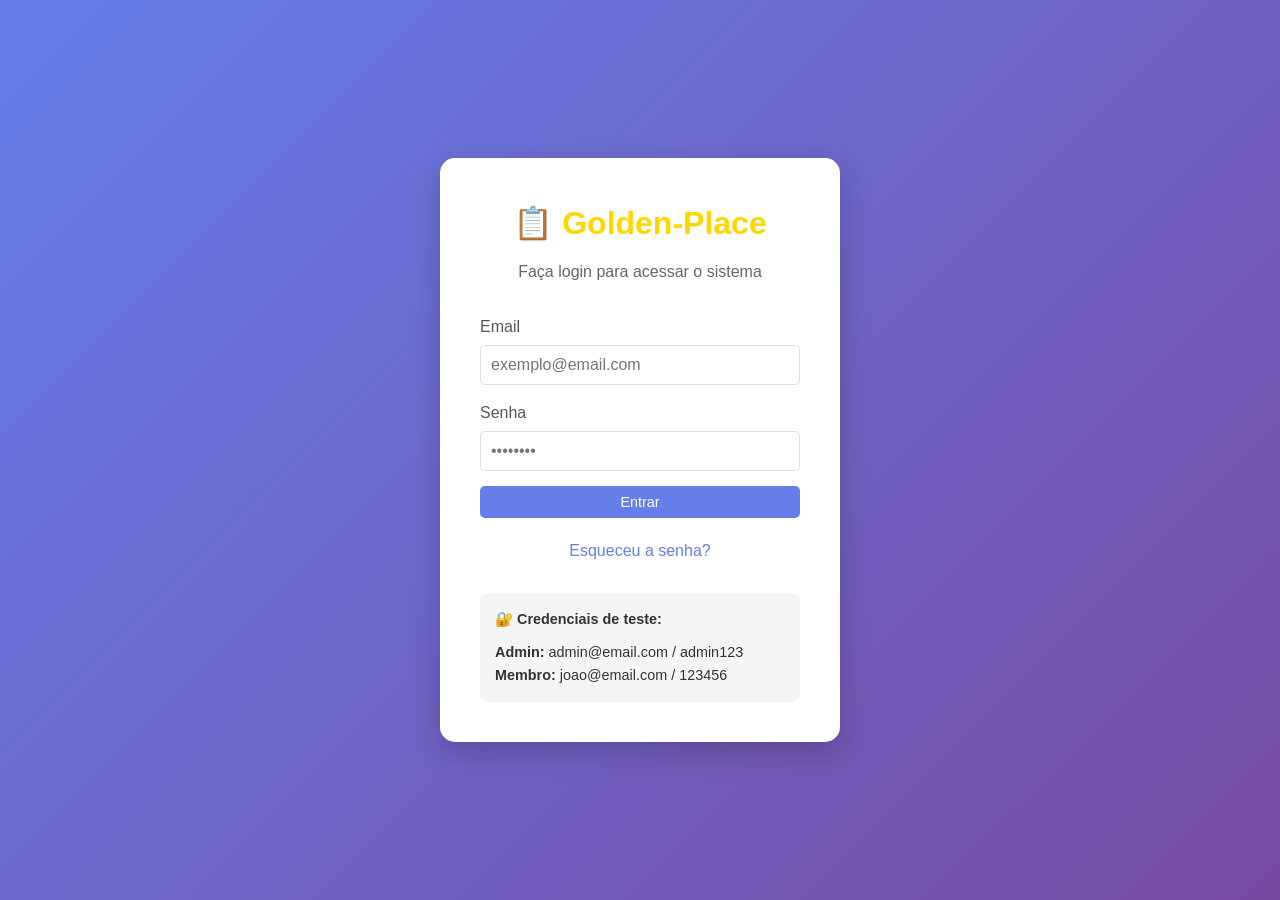
<file: index.html>
<!DOCTYPE html>
<html lang="pt">

<head>
    <meta charset="UTF-8">
    <meta name="viewport" content="width=device-width, initial-scale=1.0">
    <title>Gestão de Tarefas - Login</title>
    <link rel="stylesheet" href="estilo.css">
    <link rel="bootstrap" href="bootstrap/js/bootstrap.bundle.js">
    <style>
        .login-container {
            min-height: 100vh;
            display: flex;
            align-items: center;
            justify-content: center;
            background: linear-gradient(135deg, #667eea 0%, #764ba2 100%);
        }
        
        .login-card {
            background: white;
            border-radius: 15px;
            padding: 40px;
            width: 100%;
            max-width: 400px;
            box-shadow: 0 10px 30px rgba(0, 0, 0, 0.2);
        }
        
        .login-header {
            text-align: center;
            margin-bottom: 30px;
        }
        
        .login-header h1 {
            color: gold;
            font-size: 2rem;
        }
        
        .login-header p {
            color: #666;
            margin-top: 10px;
        }
    </style>
</head>

<body>
    <div class="login-container">
        <div class="login-card">
            <div class="login-header">
                <h1>📋 Golden-Place</h1>
                <p>Faça login para acessar o sistema</p>
            </div>

            <form id="loginForm">
                <div class="form-group">
                    <label for="email">Email</label>
                    <input type="email" class="form-control" id="email" placeholder="exemplo@email.com" required>
                </div>

                <div class="form-group">
                    <label for="password">Senha</label>
                    <input type="password" class="form-control" id="password" placeholder="••••••••" required>
                </div>

                <div class="form-group">
                    <button type="submit" class="btn btn-primary" style="width: 100%;">Entrar</button>
                </div>

                <div style="text-align: center; margin-top: 20px;">
                    <a href="#" style="color: #667eea; text-decoration: none;">Esqueceu a senha?</a>
                </div>
            </form>

            <!-- Credenciais para teste (remover depois) -->
            <div style="margin-top: 30px; padding: 15px; background: #f5f5f5; border-radius: 8px; font-size: 0.9rem;">
                <p style="font-weight: bold; margin-bottom: 10px;">🔐 Credenciais de teste:</p>
                <p><strong>Admin:</strong> admin@email.com / admin123</p>
                <p><strong>Membro:</strong> joao@email.com / 123456</p>
            </div>
        </div>
    </div>

    <script>
        document.getElementById('loginForm').addEventListener('submit', function(e) {
            e.preventDefault();

            const email = document.getElementById('email').value;
            const password = document.getElementById('password').value;

            // Simulação simples de login
            if (email && password) {
                alert('Login realizado com sucesso! (simulação)');
                window.location.href = 'dashboard.html';
            } else {
                alert('Preencha todos os campos');
            }
        });
    </script>
</body>

</html>
</file>
<file: estilo.css>
/* ===== RESET E ESTILOS GLOBAIS ===== */

:root {
    --primary: #6366f1;
    --secondary: #ec4899;
    --accent: #10b981;
    --dark: #1e293b;
    --light: #f8fafc;
    --gradient: linear-gradient(135deg, #667eea 0%, #764ba2 100%);
}

* {
    margin: 0;
    padding: 0;
    box-sizing: border-box;
    font-family: 'Segoe UI', Tahoma, Geneva, Verdana, sans-serif;
}

body {
    background-color: rgba(white, green, blue), 0.5;
    color: #333;
    line-height: 1.6;
}

.container {
    width: 90%;
    max-width: 1200px;
    margin: 0 auto;
    padding: 20px;
}


/* ===== CABEÇALHO ===== */

header {
    background: linear-gradient(135deg, #667eea 0%, #764ba2 100%);
    color: white;
    padding: 1rem 0;
    box-shadow: 0 2px 10px rgba(0, 0, 0, 0.1);
}

.header-content {
    display: flex;
    justify-content: space-between;
    align-items: center;
}

.logo {
    font-size: 1.5rem;
    font-weight: bold;
    color: gold;
}

.logo span {
    background: rgba(255, 255, 255, 0.2);
    padding: 5px 10px;
    border-radius: 5px;
}

.user-info {
    display: flex;
    align-items: center;
    gap: 20px;
}

.user-name {
    font-weight: 500;
}

.notification-badge {
    position: relative;
    cursor: pointer;
}

.notification-badge::after {
    content: '3';
    position: absolute;
    top: -8px;
    right: -8px;
    background: #ff4757;
    color: white;
    font-size: 0.7rem;
    padding: 2px 5px;
    border-radius: 50%;
}


/* ===== MENU LATERAL ===== */

.sidebar {
    background: white;
    width: 250px;
    height: calc(100vh - 70px);
    position: fixed;
    left: 0;
    top: 70px;
    box-shadow: 2px 0 10px rgba(0, 0, 0, 0.1);
    padding: 20px 0;
}

.sidebar-menu {
    list-style: none;
}

.sidebar-menu li {
    padding: 12px 25px;
    margin: 5px 0;
    transition: 0.3s;
}

.sidebar-menu li:hover {
    background: #635194;
    border-left: 4px solid #667eea;
}

.sidebar-menu a {
    text-decoration: none;
    color: rgba(0, 0, 0, 1);
    display: flex;
    align-items: center;
    gap: 10px;
}


/* ===== CONTEÚDO PRINCIPAL ===== */

.main-content {
    margin-left: 250px;
    padding: 30px;
    margin-top: 70px;
}


/* ===== CARDS ===== */

.card {
    background: white;
    border-radius: 10px;
    padding: 20px;
    box-shadow: 0 2px 10px rgba(0, 0, 0, 0.05);
    margin-bottom: 20px;
}

.card-header {
    display: flex;
    justify-content: space-between;
    align-items: center;
    margin-bottom: 15px;
    padding-bottom: 10px;
    border-bottom: 1px solid #eee;
}

.card-title {
    font-size: 1.2rem;
    font-weight: 600;
    color: #444;
}


/* ===== BOTÕES ===== */

.btn {
    padding: 8px 16px;
    border: none;
    border-radius: 5px;
    cursor: pointer;
    font-size: 0.9rem;
    transition: 0.3s;
}

.btn-primary {
    background: #667eea;
    color: white;
}

.btn-primary:hover {
    background: #5a67d8;
}

.btn-success {
    background: #48bb78;
    color: white;
}

.btn-danger {
    background: #f56565;
    color: white;
}

.btn-warning {
    background: #ecc94b;
    color: #333;
}


/* ===== FORMULÁRIOS ===== */

.form-group {
    margin-bottom: 15px;
}

.form-group label {
    display: block;
    margin-bottom: 5px;
    font-weight: 500;
    color: #555;
}

.form-control {
    width: 100%;
    padding: 10px;
    border: 1px solid #ddd;
    border-radius: 5px;
    font-size: 1rem;
}

.form-control:focus {
    outline: none;
    border-color: #667eea;
    box-shadow: 0 0 0 3px rgba(102, 126, 234, 0.1);
}


/* ===== TABELAS ===== */

.table {
    width: 100%;
    border-collapse: collapse;
}

.table th {
    background: #f8f9fa;
    padding: 12px;
    text-align: left;
    font-weight: 600;
    color: #555;
}

.table td {
    padding: 12px;
    border-bottom: 1px solid #eee;
}

.table tbody tr:hover {
    background: #f8f9fa;
}


/* ===== STATUS ===== */

.status-badge {
    padding: 4px 8px;
    border-radius: 20px;
    font-size: 0.8rem;
    font-weight: 600;
}

.status-pendente {
    background: #fed7d7;
    color: #c53030;
}

.status-andamento {
    background: #feebc8;
    color: #c05621;
}

.status-concluida {
    background: #c6f6d5;
    color: #276749;
}


/* ===== PRIORIDADES ===== */

.priority-high {
    color: #e53e3e;
    font-weight: bold;
}

.priority-medium {
    color: #d69e2e;
    font-weight: bold;
}

.priority-low {
    color: #48bb78;
    font-weight: bold;
}


/* ===== GRIDS ===== */

.grid {
    display: grid;
    gap: 20px;
}

.grid-2 {
    grid-template-columns: repeat(2, 1fr);
}

.grid-3 {
    grid-template-columns: repeat(3, 1fr);
}

.grid-4 {
    grid-template-columns: repeat(4, 1fr);
}


/* ===== KPI CARDS ===== */

.kpi-card {
    background: linear-gradient(135deg, #667eea 0%, #764ba2 100%);
    color: white;
    padding: 20px;
    border-radius: 10px;
    text-align: center;
}

.kpi-value {
    font-size: 2rem;
    font-weight: bold;
    margin: 10px 0;
}

.kpi-label {
    font-size: 0.9rem;
    opacity: 0.9;
}


/* ===== NOTIFICAÇÕES ===== */

.notification-item {
    padding: 15px;
    border-bottom: 1px solid #eee;
    display: flex;
    align-items: center;
    gap: 15px;
}

.notification-item.unread {
    background: #f0f2ff;
}

.notification-icon {
    width: 40px;
    height: 40px;
    border-radius: 50%;
    display: flex;
    align-items: center;
    justify-content: center;
    font-size: 1.2rem;
}

.notification-content {
    flex: 1;
}

.notification-time {
    font-size: 0.8rem;
    color: #999;
}


/* ===== RESPONSIVIDADE ===== */

@media (max-width: 768px) {
    .sidebar {
        width: 100%;
        height: auto;
        position: relative;
        top: 0;
    }
    .main-content {
        margin-left: 0;
        margin-top: 0;
    }
    .grid-2,
    .grid-3,
    .grid-4 {
        grid-template-columns: 1fr;
    }
    .header-content {
        flex-direction: column;
        gap: 10px;
    }
}
</file>
